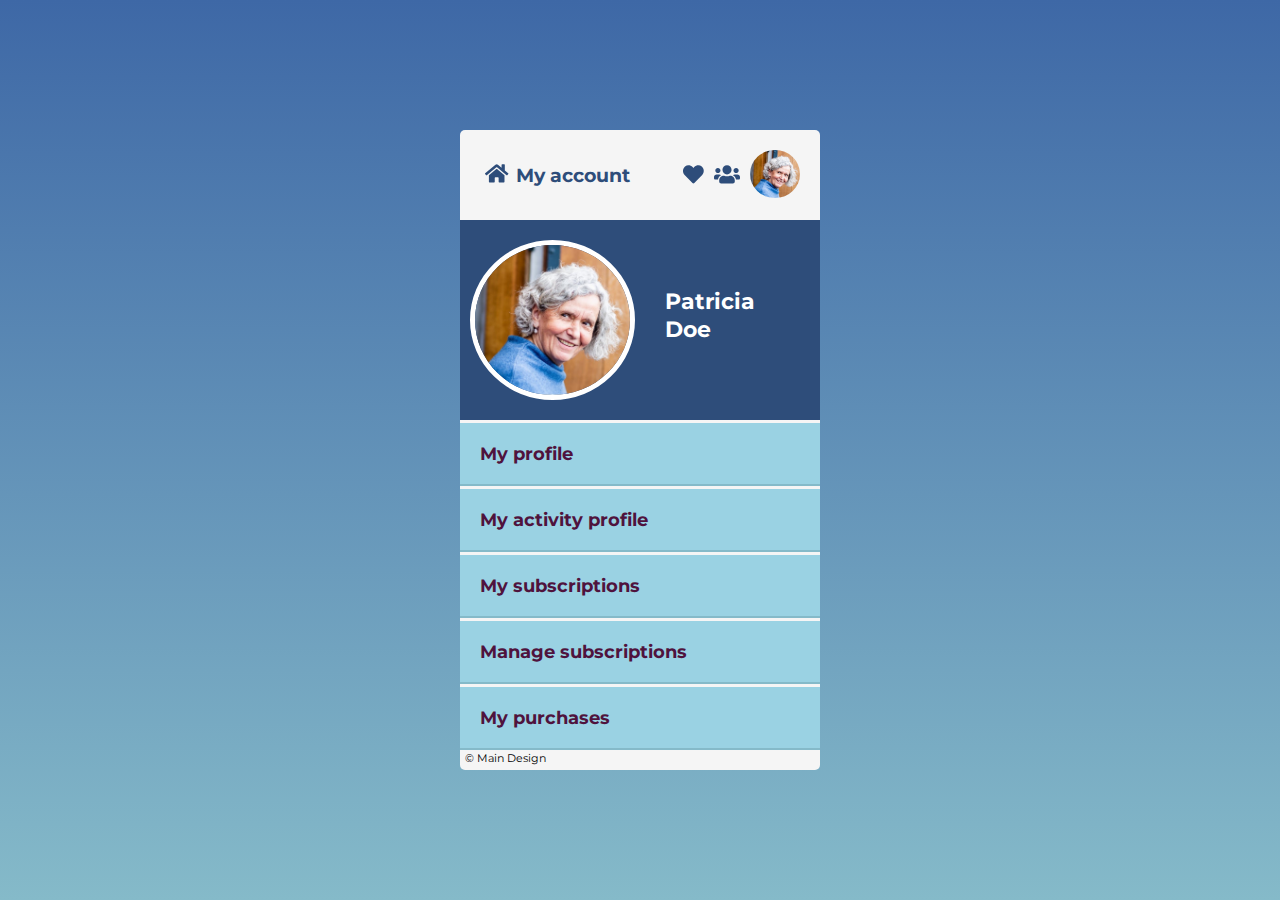
<file: my-account.html>
<!DOCTYPE html>
<html lang="en">

<head>
    <meta charset="UTF-8">
    <meta name="viewport" content="width=device-width, initial-scale=1.0">
    <meta http-equiv="X-UA-Compatible" content="ie=edge">
    <link rel="stylesheet" href="assets/style.css">
    <link href="https://fonts.googleapis.com/css?family=Montserrat:400,500,500i,700,900&display=swap" rel="stylesheet">
    <link href="assets/fa/css/all.css">
    <script defer src="assets/fa/js/all.js"></script>
    <title>Main Design</title>
</head>

<body>
    <div id="wrapper">
        <header>
            <div id="main-header">
                <a href="index.html"><i class="fas fa-home"></i></a>
                <h1 class="page-title">My account</h1>
            </div>

            <div id="user-menu">
                <a href="#"><i class="fas fa-heart"></i></a>
                <a href="my-collaborators.html"><i class="fas fa-users"></i></a>
                <div id="user-thumb">
                    <a href="my-account.html"><img src="assets/img/user-thumb.jpg" alt=""></a>
                </div>
            </div>
        </header>
        <div id="app-body">
            <div id="user-profile-description">
                <div id="user-thumb-big">
                    <a href="my-account.html"><img src="assets/img/user-thumb.jpg" alt=""></a>
                </div>
                <div id="user-details">
                    <div class="username-title">
                        <h1>Patricia Doe</h1>
                    </div>

                </div>


            </div>
            <div id="app-body">
                <div id="user-topics">
                    <div class="main-topic">
                        <h2 class="main-topic-title">My profile </h2>
                    </div>
                    <div class="main-topic">
                        <h2 class="main-topic-title">My activity profile</h2>
                        <div class="sub-topics hide">
                            <div class="sub-topic">
                                <h3>Weekly stats</h3>
                            </div>
                            <div class="sub-topic">
                                <h3>Monthly stats</h3>
                            </div>
                            <div class="sub-topic">
                                <h3>Yearly stats</h3>
                            </div>
                        </div>
                    </div>
                    <div class="main-topic">
                        <h2 class="main-topic-title">My subscriptions</h2>
                    </div>
                    <div class="main-topic">
                        <h2 class="main-topic-title">Manage subscriptions</h2>
                    </div>
                    <div class="main-topic">
                        <h2 class="main-topic-title">My purchases</h2>
                    </div>

                </div>
            </div>
        </div>

        <footer>© Main Design</footer>

    </div>
    <script src="assets/main.js"></script>
</body>


</html>
</file>
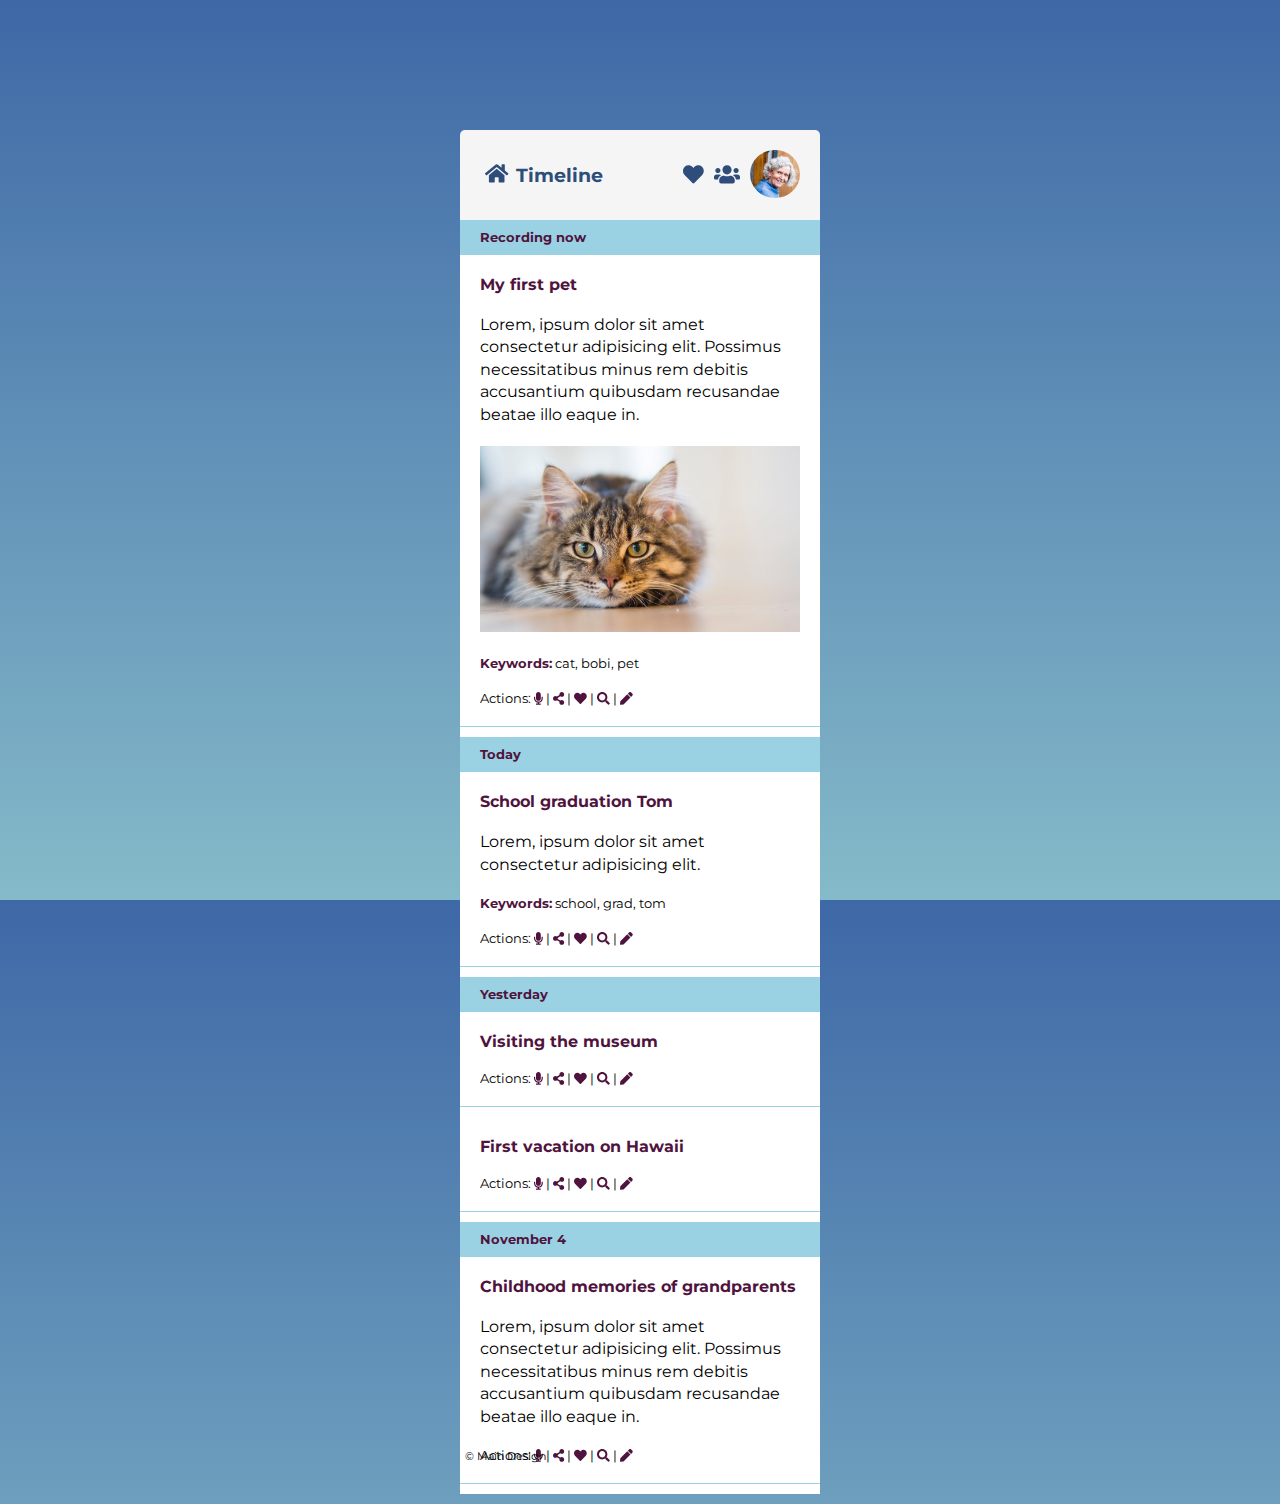
<file: my-timeline.html>
<!DOCTYPE html>
<html lang="en">

<head>
    <meta charset="UTF-8">
    <meta name="viewport" content="width=device-width, initial-scale=1.0">
    <meta http-equiv="X-UA-Compatible" content="ie=edge">
    <link rel="stylesheet" href="assets/style.css">
    <link href="https://fonts.googleapis.com/css?family=Montserrat:400,500,500i,700,900&display=swap" rel="stylesheet">
    <link href="assets/fa/css/all.css">
    <script defer src="assets/fa/js/all.js"></script>
    <title>Main Design</title>
</head>

<body>
    <div id="wrapper">
        <header>
            <div id="main-header">
                <a href="index.html"><i class="fas fa-home"></i></a>
                <h1 class="page-title">Timeline</h1>
            </div>

            <div id="user-menu">
                <a href="#"><i class="fas fa-heart"></i></a>
                <a href="my-collaborators.html"><i class="fas fa-users"></i></a>
                <div id="user-thumb">
                    <a href="my-account.html"><img src="assets/img/user-thumb.jpg" alt=""></a>
                </div>
            </div>
        </header>
        <div id="app-body">
            <ul class="timeline">
                <li class="timeline-section">
                    <h1>Recording now</h1>
                    <ul class="timeline-events">
                        <li>
                            <ul class="article">
                                <li class="article-title">My first pet</li>
                                <li class="article-description">Lorem, ipsum dolor sit amet consectetur adipisicing
                                    elit. Possimus necessitatibus minus rem debitis accusantium quibusdam recusandae
                                    beatae illo eaque in.</li>
                                <li class="article-img"><img src="assets/img/cat.jpg" alt=""></li>
                                <li class="article-meta"><span>Keywords:</span> cat, bobi, pet</li>
                                <li class="article-actions">Actions: <i class="fas fa-microphone"></i> | <i
                                        class="fas fa-share-alt"></i> | <i class="fas fa-heart"></i> | <i
                                        class="fas fa-search"></i> | <i class="fas fa-pen"></i>
                                </li>
                            </ul>
                        </li>
                    </ul>
                </li>
                <li class="timeline-section">
                    <h1>Today</h1>
                    <ul class="timeline-events">
                        <li>
                            <ul class="article">
                                <li class="article-title">School graduation Tom</li>
                                <li class="article-description">Lorem, ipsum dolor sit amet consectetur adipisicing
                                    elit.</li>
                                <li class="article-meta"><span>Keywords:</span> school, grad, tom</li>
                                <li class="article-actions">Actions: <i class="fas fa-microphone"></i> | <i
                                        class="fas fa-share-alt"></i> | <i class="fas fa-heart"></i> | <i
                                        class="fas fa-search"></i> | <i class="fas fa-pen"></i>
                                </li>
                            </ul>
                        </li>
                    </ul>
                </li>
                <li class="timeline-section">
                    <h1>Yesterday</h1>
                    <ul class="timeline-events">
                        <li>
                            <ul class="article">
                                <li class="article-title">Visiting the museum</li>
                                <li class="article-actions">Actions: <i class="fas fa-microphone"></i> | <i
                                        class="fas fa-share-alt"></i> | <i class="fas fa-heart"></i> | <i
                                        class="fas fa-search"></i> | <i class="fas fa-pen"></i>
                                </li>
                            </ul>
                            <ul class="article">
                                <li class="article-title">First vacation on Hawaii</li>
                                <li class="article-actions">Actions: <i class="fas fa-microphone"></i> | <i
                                        class="fas fa-share-alt"></i> | <i class="fas fa-heart"></i> | <i
                                        class="fas fa-search"></i> | <i class="fas fa-pen"></i>
                                </li>
                            </ul>
                        </li>
                    </ul>
                </li>
                <li class="timeline-section">
                    <h1>November 4</h1>
                    <ul class="timeline-events">
                        <li>
                            <ul class="article">
                                <li class="article-title">Childhood memories of grandparents</li>
                                <li class="article-description">Lorem, ipsum dolor sit amet consectetur adipisicing
                                    elit. Possimus necessitatibus minus rem debitis accusantium quibusdam recusandae
                                    beatae illo eaque in.</li>
                                <li class="article-actions">Actions: <i class="fas fa-microphone"></i> | <i
                                        class="fas fa-share-alt"></i> | <i class="fas fa-heart"></i> | <i
                                        class="fas fa-search"></i> | <i class="fas fa-pen"></i>
                                </li>
                            </ul>
                        </li>
                    </ul>
                </li>

            </ul>

        </div>
        <footer>© Main Design</footer>

    </div>

</body>


</html>
</file>
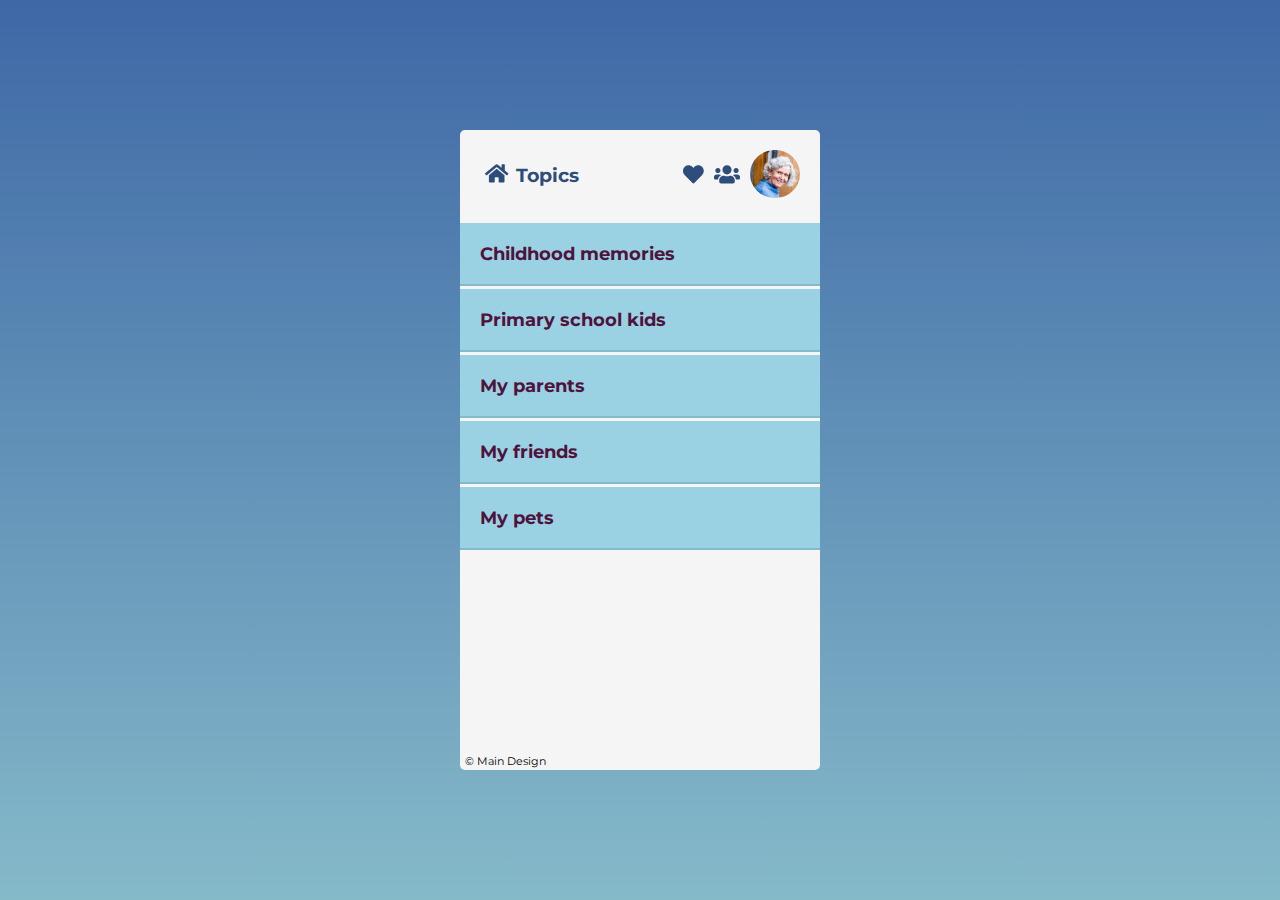
<file: my-topics.html>
<!DOCTYPE html>
<html lang="en">

<head>
    <meta charset="UTF-8">
    <meta name="viewport" content="width=device-width, initial-scale=1.0">
    <meta http-equiv="X-UA-Compatible" content="ie=edge">
    <link rel="stylesheet" href="assets/style.css">
    <link href="https://fonts.googleapis.com/css?family=Montserrat:400,500,500i,700,900&display=swap" rel="stylesheet">
    <link href="assets/fa/css/all.css">
    <script defer src="assets/fa/js/all.js"></script>

    <title>Main Design</title>
</head>

<body>
    <div id="wrapper">
        <header>
            <div id="main-header">
                <a href="index.html"><i class="fas fa-home"></i></a>
                <h1 class="page-title">Topics</h1>
            </div>

            <div id="user-menu">
                <a href="#"><i class="fas fa-heart"></i></a>
                <a href="my-collaborators.html"><i class="fas fa-users"></i></a>
                <div id="user-thumb">
                    <a href="my-account.html"><img src="assets/img/user-thumb.jpg" alt=""></a>
                </div>
            </div>
        </header>
        <div id="app-body">
            <div id="user-topics">
                <div class="main-topic">
                    <h2 class="main-topic-title">Childhood memories </h2>
                    <div class="sub-topics hide">
                        <h3>Vacations</h3>
                    </div>
                </div>
                <div class="main-topic">
                    <h2 class="main-topic-title">Primary school kids</h2>
                    <div class="sub-topics hide">
                        <div class="sub-topic">
                            <h3>Alice going to school</h3>
                        </div>
                        <div class="sub-topic">
                            <h3>Charlie going to school</h3>
                        </div>
                    </div>
                </div>
                <div class="main-topic">
                    <h2 class="main-topic-title">My parents</h2>
                </div>
                <div class="main-topic">
                    <h2 class="main-topic-title">My friends</h2>
                </div>
                <div class="main-topic">
                    <h2 class="main-topic-title">My pets</h2>
                </div>

            </div>
        </div>
        <footer>© Main Design</footer>

    </div>
    <script src="assets/main.js"></script>
</body>


</html>
</file>
<file: assets/style.css>
* {
  margin: 0px;
  padding: 0px;
}

body {
  display: -webkit-box;
  display: -ms-flexbox;
  display: flex;
  -webkit-box-pack: center;
      -ms-flex-pack: center;
          justify-content: center;
  -webkit-box-align: center;
      -ms-flex-align: center;
          align-items: center;
  font-family: 'Montserrat', sans-serif;
  background: #85bac9;
  background: -webkit-gradient(linear, left bottom, left top, from(#85bac9), to(#3e68a6));
  background: linear-gradient(360deg, #85bac9 0%, #3e68a6 100%);
  background-color: var(--dark-blue);
  height: 100vh;
}

#wrapper {
  background-color: whitesmoke;
  width: 360px;
  height: 640px;
  border-radius: 5px;
  position: relative;
}

header {
  padding: 20px;
  display: -webkit-box;
  display: -ms-flexbox;
  display: flex;
  -webkit-box-pack: justify;
      -ms-flex-pack: justify;
          justify-content: space-between;
  -webkit-box-align: center;
      -ms-flex-align: center;
          align-items: center;
}

header h1 {
  font-size: 1.2rem;
  color: var(--dark-blue);
}

header h1 a {
  text-decoration: none;
}

header .svg-inline--fa {
  font-size: 1.3rem;
  margin: 0px 5px;
  color: var(--dark-blue);
}

#main-header {
  display: -webkit-box;
  display: -ms-flexbox;
  display: flex;
}

#main-header h1.page-title {
  margin-left: 3px;
}

#user-menu {
  display: -webkit-box;
  display: -ms-flexbox;
  display: flex;
  -webkit-box-align: center;
      -ms-flex-align: center;
          align-items: center;
}

#user-thumb {
  height: 50px;
  width: 50px;
  margin-left: 5px;
}

#user-thumb:hover {
  cursor: pointer;
}

#user-thumb img {
  height: auto;
  width: 100%;
  border-radius: 50%;
}

#app-body {
  min-height: 90%;
}

ul.app-main-menu {
  list-style: none;
  display: -webkit-box;
  display: -ms-flexbox;
  display: flex;
  -webkit-box-orient: vertical;
  -webkit-box-direction: normal;
      -ms-flex-direction: column;
          flex-direction: column;
  -webkit-box-pack: justify;
      -ms-flex-pack: justify;
          justify-content: space-between;
  height: 100%;
}

ul.app-main-menu li {
  background-color: var(--light-blue);
  height: 100%;
  margin: 3px 0px;
  border-bottom: 2px solid #85bac9;
}

ul.app-main-menu li .svg-inline--fa {
  font-size: 1.3rem !important;
}

ul.app-main-menu li a {
  padding: 20px 20px;
  font-size: 18px;
  font-weight: bold;
  color: var(--purple);
  text-decoration: none;
  display: -webkit-box;
  display: -ms-flexbox;
  display: flex;
  -webkit-box-align: center;
      -ms-flex-align: center;
          align-items: center;
  -webkit-box-pack: justify;
      -ms-flex-pack: justify;
          justify-content: space-between;
}

ul.app-main-menu li:hover {
  background-color: var(--purple);
  cursor: pointer;
}

ul.app-main-menu > li.active > ul > li {
  border: none;
}

ul.app-main-menu li:hover a,
ul.app-main-menu > li.active a {
  color: var(--light-blue);
}

ul.app-main-menu > li > ul {
  list-style: none;
}

ul.app-main-menu > li.active {
  background-color: var(--purple);
  color: var(--light-blue);
  border: none;
}

.hide {
  display: none;
}

ul.app-main-menu > li.active > ul > li {
  background-color: var(--light-purple);
  padding: 20px 20px 20px 40px;
}

ul.timeline {
  list-style: none;
  display: -webkit-box;
  display: -ms-flexbox;
  display: flex;
  -webkit-box-orient: vertical;
  -webkit-box-direction: normal;
      -ms-flex-direction: column;
          flex-direction: column;
  -ms-flex-wrap: wrap;
      flex-wrap: wrap;
  overflow: auto;
  background-color: white;
}

ul.timeline h1 {
  background-color: var(--light-blue);
  color: var(--purple);
  padding: 10px 20px;
  font-size: 0.8rem;
}

ul.timeline ul.article {
  list-style: none;
  border-bottom: 1px solid var(--light-blue);
  padding: 10px 20px;
  margin-bottom: 10px;
}

ul.timeline ul.article li {
  padding: 10px 0px;
}

ul.timeline ul.article li.article-title {
  font-size: 1.2 rem;
  font-weight: bold;
  color: var(--purple);
}

ul.timeline ul.article li.article-description {
  font-size: 1rem;
  line-height: 1.4rem;
}

ul.timeline ul.article li.article-img img {
  width: 100%;
  height: auto;
}

ul.timeline ul.article li.article-meta {
  font-size: 0.8rem;
}

ul.timeline ul.article li.article-meta span {
  color: var(--purple);
  font-weight: bold;
}

ul.timeline ul.article li.article-actions {
  font-size: 0.8rem;
  padding-left: 20px;
  margin: 0px -20px;
}

ul.timeline ul.article li.article-actions .svg-inline--fa {
  color: var(--purple);
}

footer {
  font-size: 0.7rem;
  position: relative;
  top: -50px;
  height: 50px;
  padding: 5px;
}

/*---- My-Topics ----*/
.main-topic {
  height: 100%;
  background-color: var(--light-blue);
  height: 100%;
  margin: 3px 0px;
  border-bottom: 2px solid #85bac9;
  padding: 20px 20px;
  color: var(--purple);
  text-decoration: none;
}

.main-topic h2 {
  font-size: 1.1rem;
}

.main-topic .svg-inline--fa {
  font-size: 1.3rem !important;
}

.active {
  background-color: var(--purple);
  color: var(--light-blue);
  cursor: pointer;
  border: none;
}

.active h3 {
  color: var(--light-blue);
  padding: 10px 20px;
  font-size: 1rem;
}

.active .sub-topic {
  border-bottom: 1px solid var(--light-blue);
  padding-bottom: 10px;
}

.active .sub-topic:first-child {
  padding-top: 10px;
}

.active .sub-topic:last-child {
  border-bottom: none;
  padding-bottom: 0px;
  margin-bottom: -10px;
}

/*---- User Account ----*/
#user-profile-description {
  background-color: var(--dark-blue);
  display: -webkit-box;
  display: -ms-flexbox;
  display: flex;
  -webkit-box-pack: center;
      -ms-flex-pack: center;
          justify-content: center;
  -webkit-box-align: center;
      -ms-flex-align: center;
          align-items: center;
  color: white;
}

#user-profile-description h1 {
  font-size: 1.4rem;
}

#user-thumb-big {
  margin: 20px 10px 10px 10px;
  width: 170px;
  height: 170px;
}

#user-thumb-big img {
  border: 5px solid white;
  height: 150px;
  border-radius: 50%;
}

#user-details {
  margin: 10px 20px 20px;
}

/* Color Sceme */
:root {
  --light-blue: #9ad2e3;
  --dark-blue: #2e4d7a;
  --purple: #4f133d;
  --light-purple: #6e2658;
  --orange: #ec432e;
  --yellow: #f6b75a;
  --green: #d0e78f;
  --light-green: #f1ffcb;
}
/*# sourceMappingURL=style.css.map */
</file>
